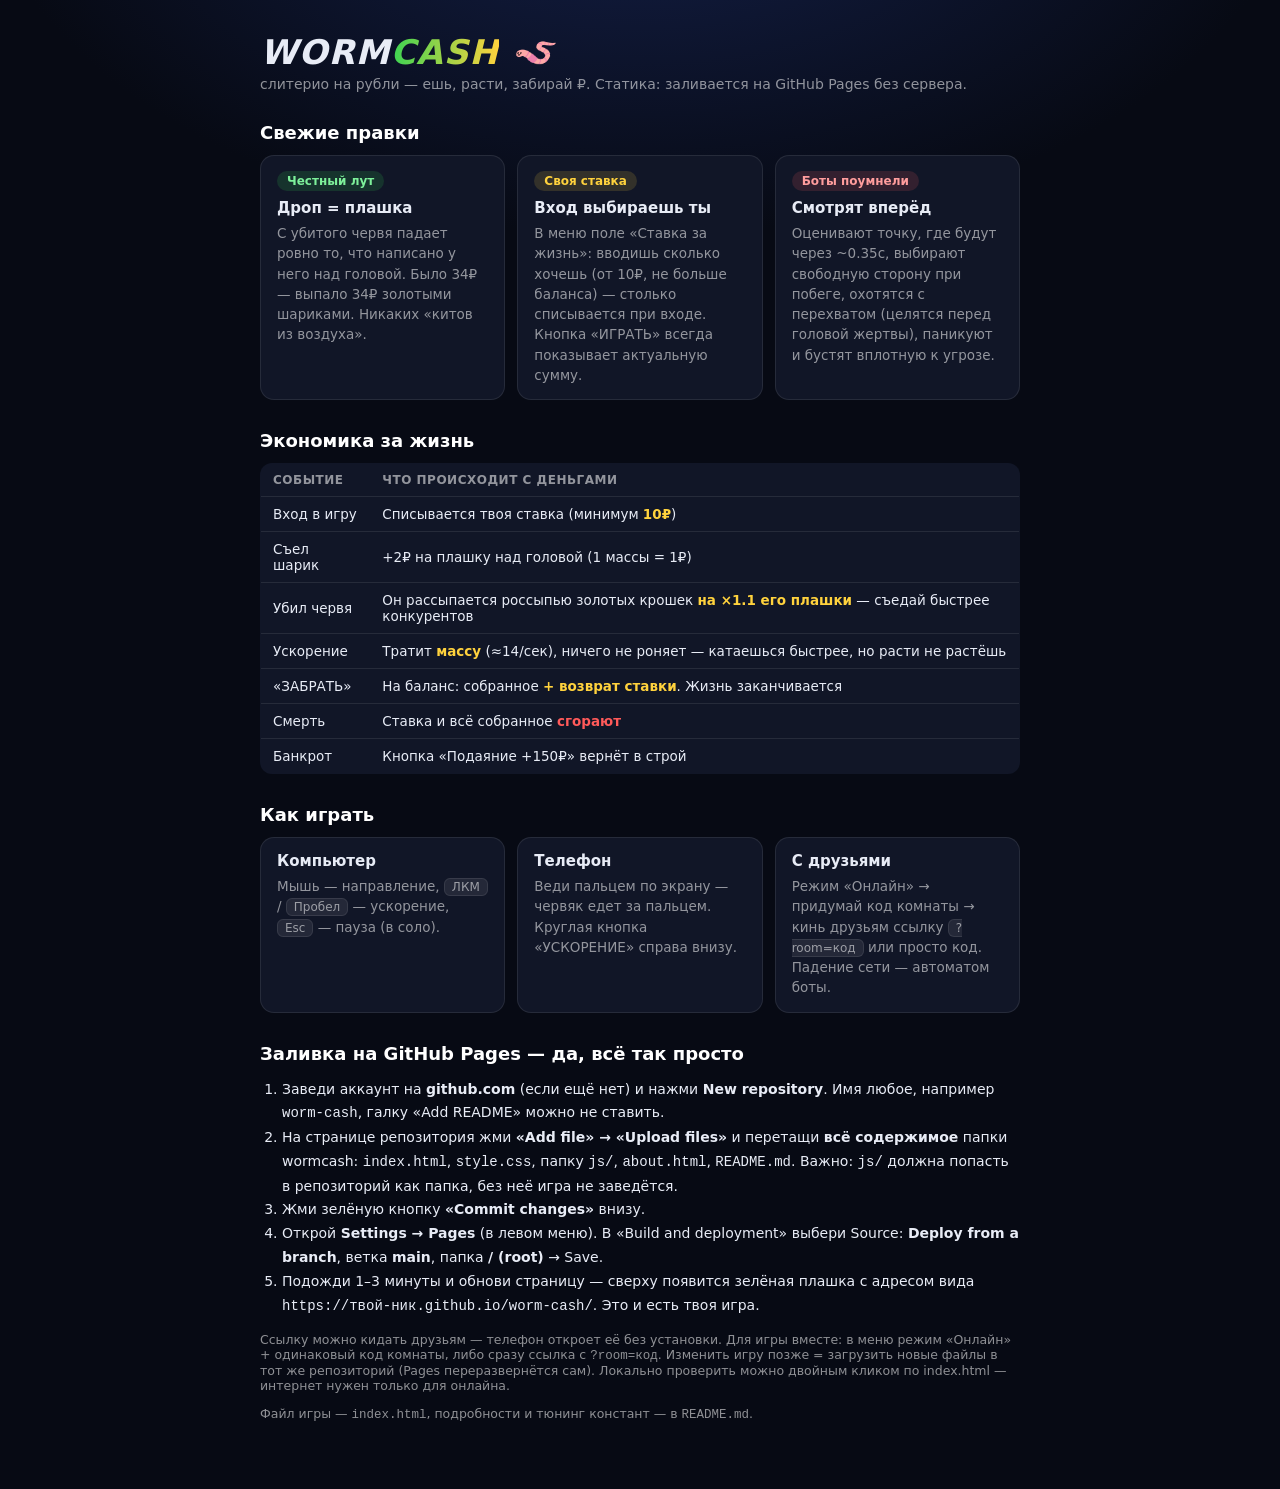
<file: about.html>
<!DOCTYPE html>
<html lang="ru">
<head>
<meta charset="utf-8">
<meta name="viewport" content="width=device-width, initial-scale=1, viewport-fit=cover">
<title>Worm Cash — правила и обновления</title>
<style>
  :root { --bg:#070a14; --card:#111627; --line:rgba(255,255,255,.09); --gold:#ffd23d; --green:#39d353; --red:#ff5a5a; --txt:#e8ecf6; --dim:rgba(255,255,255,.55); }
  * { box-sizing:border-box; }
  body { margin:0; background:radial-gradient(1200px 700px at 50% -10%, #14204a 0%, var(--bg) 55%); color:var(--txt); font-family:system-ui,-apple-system,"Segoe UI",Roboto,sans-serif; padding:32px 16px 60px; }
  .wrap { max-width:760px; margin:0 auto; }
  h1 { font-size:34px; margin:0 0 4px; font-style:italic; letter-spacing:1px; }
  h1 span { background:linear-gradient(90deg,var(--green),var(--gold)); -webkit-background-clip:text; background-clip:text; color:transparent; }
  .tag { color:var(--dim); font-size:14px; margin-bottom:26px; }
  h2 { font-size:18px; margin:30px 0 12px; color:#fff; }
  .grid { display:grid; grid-template-columns:repeat(auto-fit,minmax(210px,1fr)); gap:12px; }
  .card { background:var(--card); border:1px solid var(--line); border-radius:14px; padding:14px 16px; }
  .card b { display:block; margin-bottom:6px; font-size:15px; }
  .card p { margin:0; font-size:13.5px; line-height:1.5; color:var(--dim); }
  .pill { display:inline-block; border-radius:999px; padding:3px 10px; font-size:12px; font-weight:700; margin-bottom:8px; }
  .pill.g { background:rgba(57,211,83,.15); color:#7df09a; }
  .pill.y { background:rgba(255,210,61,.14); color:var(--gold); }
  .pill.r { background:rgba(255,90,90,.14); color:#ff9d9d; }
  table { width:100%; border-collapse:collapse; background:var(--card); border:1px solid var(--line); border-radius:12px; overflow:hidden; font-size:13.5px; }
  th,td { padding:9px 12px; text-align:left; border-bottom:1px solid var(--line); }
  th { color:var(--dim); font-weight:600; font-size:12px; text-transform:uppercase; letter-spacing:.5px; }
  tr:last-child td { border-bottom:none; }
  td b.gold { color:var(--gold); }
  ol { padding-left:22px; line-height:1.7; font-size:14px; color:var(--txt); }
  .note { font-size:12.5px; color:var(--dim); margin-top:8px; }
  .kbd { background:rgba(255,255,255,.08); border:1px solid var(--line); border-radius:6px; padding:1px 7px; font-size:12px; }
</style>
</head>
<body>
<div class="wrap">
  <h1>WORM<span>CASH</span> 🪱</h1>
  <div class="tag">слитерио на рубли — ешь, расти, забирай ₽. Статика: заливается на GitHub Pages без сервера.</div>

  <h2>Свежие правки</h2>
  <div class="grid">
    <div class="card"><span class="pill g">Честный лут</span><b>Дроп = плашка</b><p>С убитого червя падает ровно то, что написано у него над головой. Было 34₽ — выпало 34₽ золотыми шариками. Никаких «китов из воздуха».</p></div>
    <div class="card"><span class="pill y">Своя ставка</span><b>Вход выбираешь ты</b><p>В меню поле «Ставка за жизнь»: вводишь сколько хочешь (от 10₽, не больше баланса) — столько списывается при входе. Кнопка «ИГРАТЬ» всегда показывает актуальную сумму.</p></div>
    <div class="card"><span class="pill r">Боты поумнели</span><b>Смотрят вперёд</b><p>Оценивают точку, где будут через ~0.35с, выбирают свободную сторону при побеге, охотятся с перехватом (целятся перед головой жертвы), паникуют и бустят вплотную к угрозе.</p></div>
  </div>

  <h2>Экономика за жизнь</h2>
  <table>
    <tr><th>Событие</th><th>Что происходит с деньгами</th></tr>
    <tr><td>Вход в игру</td><td>Списывается твоя ставка (минимум <b class="gold">10₽</b>)</td></tr>
    <tr><td>Съел шарик</td><td>+2₽ на плашку над головой (1 массы = 1₽)</td></tr>
    <tr><td>Убил червя</td><td>Он рассыпается россыпью золотых крошек <b class="gold">на ×1.1 его плашки</b> — съедай быстрее конкурентов</td></tr>
    <tr><td>Ускорение</td><td>Тратит <b class="gold">массу</b> (≈14/сек), ничего не роняет — катаешься быстрее, но расти не растёшь</td></tr>
    <tr><td>«ЗАБРАТЬ»</td><td>На баланс: собранное <b class="gold">+ возврат ставки</b>. Жизнь заканчивается</td></tr>
    <tr><td>Смерть</td><td>Ставка и всё собранное <b style="color:var(--red)">сгорают</b></td></tr>
    <tr><td>Банкрот</td><td>Кнопка «Подаяние +150₽» вернёт в строй</td></tr>
  </table>

  <h2>Как играть</h2>
  <div class="grid">
    <div class="card"><b>Компьютер</b><p>Мышь — направление, <span class="kbd">ЛКМ</span> / <span class="kbd">Пробел</span> — ускорение, <span class="kbd">Esc</span> — пауза (в соло).</p></div>
    <div class="card"><b>Телефон</b><p>Веди пальцем по экрану — червяк едет за пальцем. Круглая кнопка «УСКОРЕНИЕ» справа внизу.</p></div>
    <div class="card"><b>С друзьями</b><p>Режим «Онлайн» → придумай код комнаты → кинь друзьям ссылку <span class="kbd">?room=код</span> или просто код. Падение сети — автоматом боты.</p></div>
  </div>

  <h2>Заливка на GitHub Pages — да, всё так просто</h2>
  <ol>
    <li>Заведи аккаунт на <b>github.com</b> (если ещё нет) и нажми <b>New repository</b>. Имя любое, например <code>worm-cash</code>, галку «Add README» можно не ставить.</li>
    <li>На странице репозитория жми <b>«Add file» → «Upload files»</b> и перетащи <b>всё содержимое</b> папки wormcash: <code>index.html</code>, <code>style.css</code>, папку <code>js/</code>, <code>about.html</code>, <code>README.md</code>. Важно: <code>js/</code> должна попасть в репозиторий как папка, без неё игра не заведётся.</li>
    <li>Жми зелёную кнопку <b>«Commit changes»</b> внизу.</li>
    <li>Открой <b>Settings → Pages</b> (в левом меню). В «Build and deployment» выбери Source: <b>Deploy from a branch</b>, ветка <b>main</b>, папка <b>/ (root)</b> → Save.</li>
    <li>Подожди 1–3 минуты и обнови страницу — сверху появится зелёная плашка с адресом вида <code>https://твой-ник.github.io/worm-cash/</code>. Это и есть твоя игра.</li>
  </ol>
  <p class="note">Ссылку можно кидать друзьям — телефон откроет её без установки. Для игры вместе: в меню режим «Онлайн» + одинаковый код комнаты, либо сразу ссылка с <code>?room=код</code>. Изменить игру позже = загрузить новые файлы в тот же репозиторий (Pages переразвернётся сам). Локально проверить можно двойным кликом по index.html — интернет нужен только для онлайна.</p>

  <p class="note">Файл игры — <code>index.html</code>, подробности и тюнинг констант — в <code>README.md</code>.</p>
</div>
</body>
</html>
</file>
